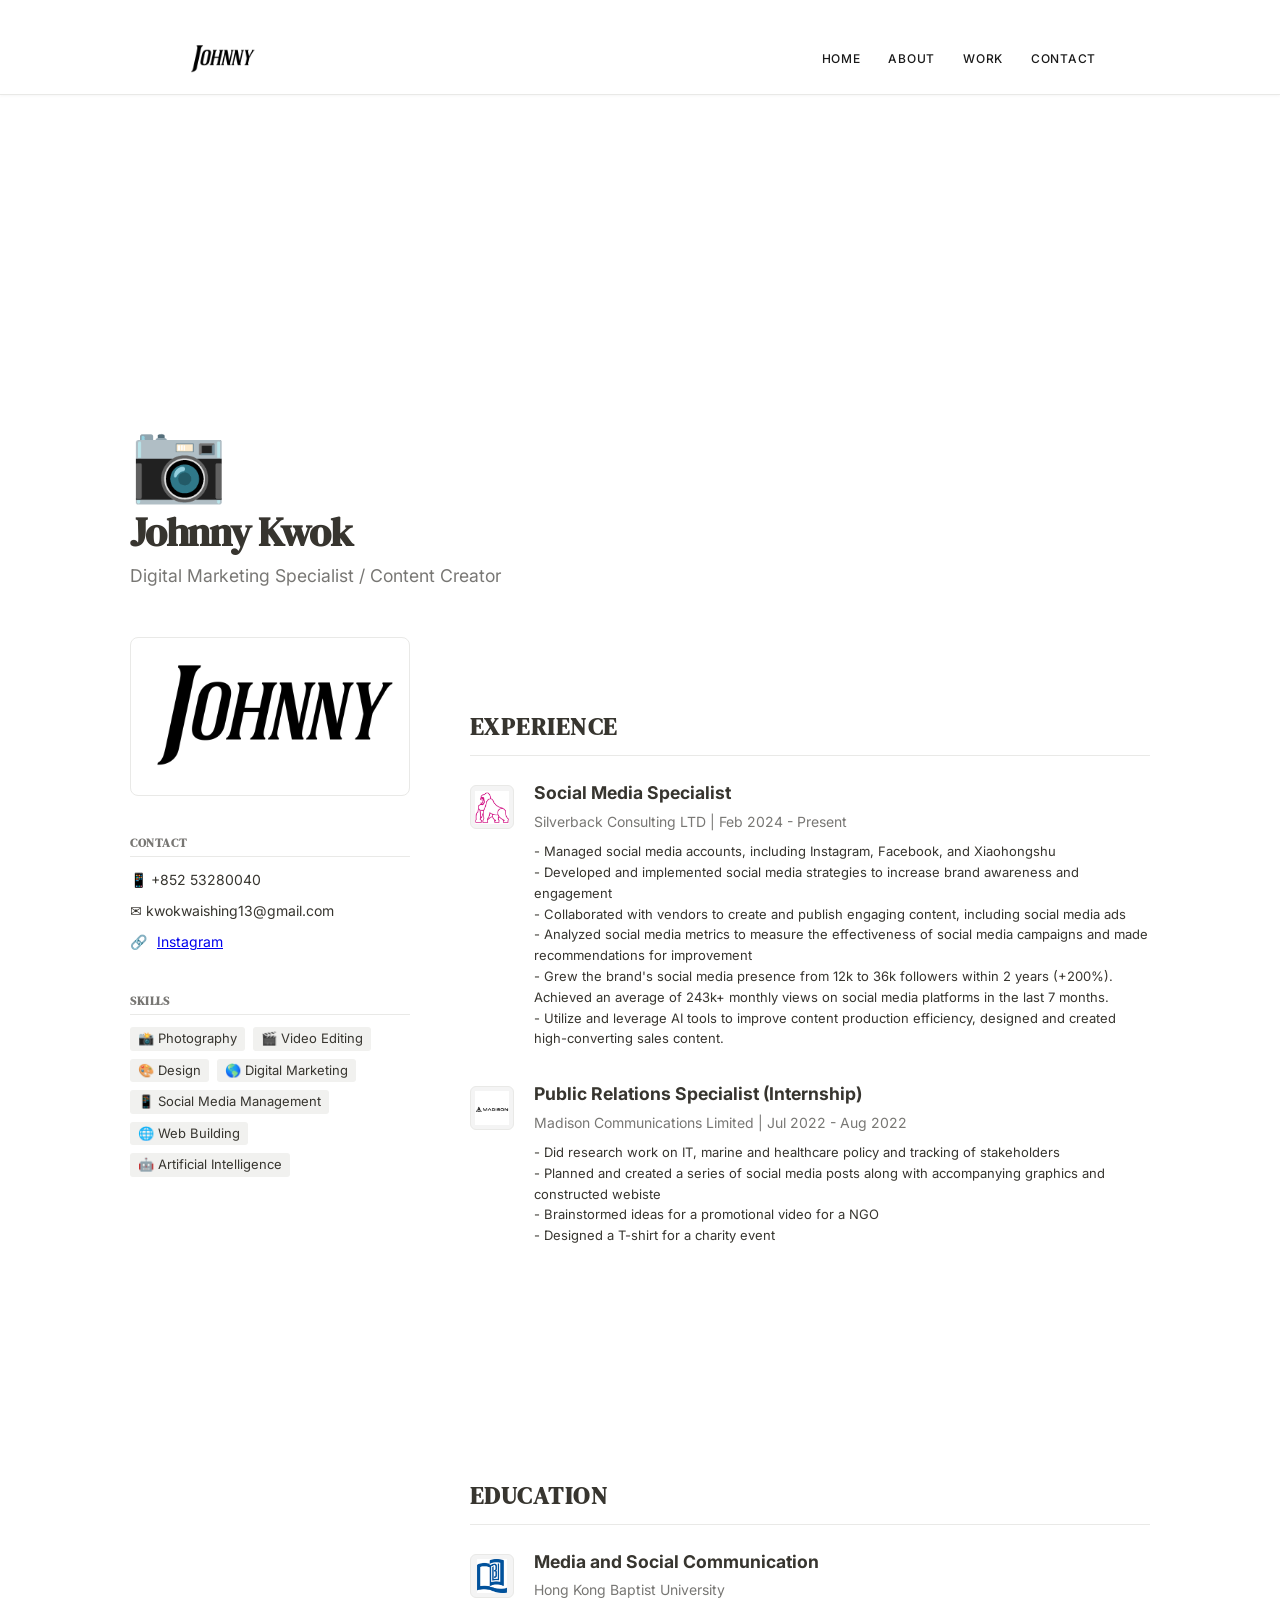
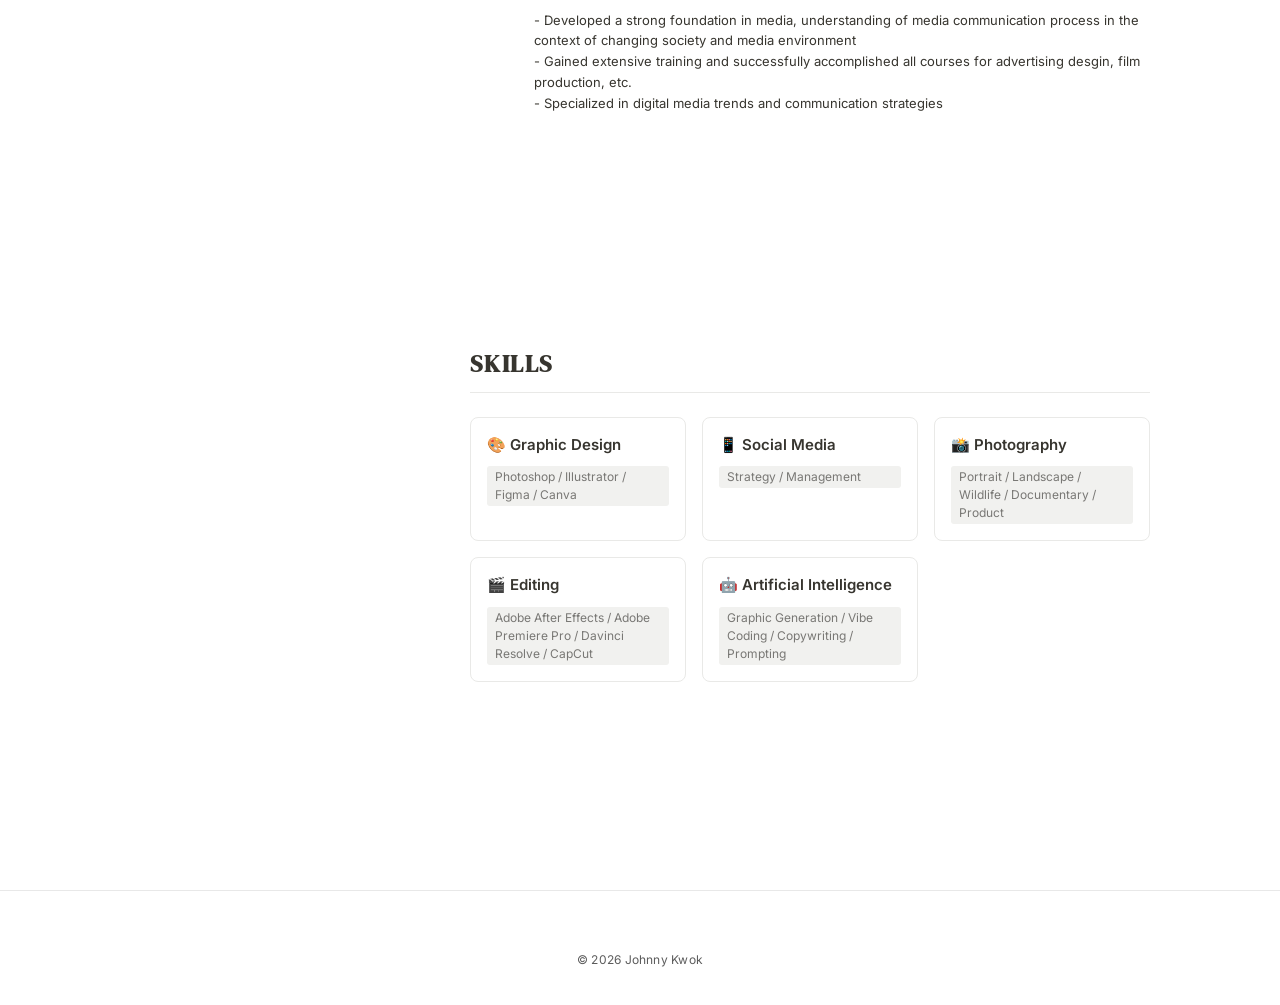
<file: cv.html>
<!DOCTYPE html>
<html lang="zh-HK">
<head>
    <meta charset="UTF-8">
    <meta name="viewport" content="width=device-width, initial-scale=1.0">
    <title>CV · Johnny Kwok</title>
    <link href="https://fonts.googleapis.com/css2?family=Inter:wght@400;500;600;700&family=DM+Serif+Display&display=swap" rel="stylesheet">
    <link rel="stylesheet" href="style.css">
    <link rel="stylesheet" href="cv.css">
</head>
<body class="page-cv">
    <nav class="navbar">
        <div class="container">
            <a href="index.html" class="logo">
                <img src="assets/Johnny.png" class="logo-image" alt="Johnny">
            </a>
            <button type="button" class="hamburger" aria-label="Toggle menu" aria-expanded="false">
                <span class="bar"></span>
                <span class="bar"></span>
                <span class="bar"></span>
            </button>
            <ul class="nav-links">
                <li><a href="index.html">Home</a></li>
                <li><a href="index.html#hero-swiss">About</a></li>
                <li><a href="index.html#portfolio">Work</a></li>
                <li><a href="index.html#contact">Contact</a></li>
            </ul>
        </div>
    </nav>

    <div class="cover-image"></div>

    <div class="page-container">
        <header class="page-header">
            <div class="icon">📷</div>
            <h1 class="page-title">Johnny Kwok</h1>
            <p class="cv-intro">Digital Marketing Specialist / Content Creator</p>
        </header>

        <div class="content-grid">
            <aside class="sidebar">
                <img src="assets/Johnny.png" alt="Johnny Kwok" class="profile-pic">
                
                <div class="sidebar-section">
                    <h3>Contact</h3>
                    <ul>
                        <li>📱 +852 53280040</li>
                        <li>✉️ kwokwaishing13@gmail.com</li>
                        <li>🔗 <a href="https://www.instagram.com/1jokurr3/?hl=en" target="_blank">Instagram</a></li>
                    </ul>
                </div>

                <div class="sidebar-section">
                    <h3>Skills</h3>
                    <div class="tag-list">
                        <span class="tag">📸 Photography</span>
                        <span class="tag">🎬 Video Editing</span>
                        <span class="tag">🎨 Design</span>
                        <span class="tag">🌎 Digital Marketing</span>
                        <span class="tag">📱 Social Media Management</span>
                        <span class="tag">🌐 Web Building</span>
                        <span class="tag">🤖 Artificial Intelligence</span>
                    </div>
                </div>
            </aside>

            <main class="main-content">
                <section class="resume-section">
                    <h2>Experience</h2>
                    <div class="timeline-item">
                        <div class="company-logo">
                            <img src="assets/Silverback Logo.png" alt="Silverback">
                        </div>
                        <div class="timeline-content">
                            <h4>Social Media Specialist</h4>
                            <p class="date">Silverback Consulting LTD | Feb 2024 - Present</p>
                            <p>- Managed social media accounts, including Instagram, Facebook, and Xiaohongshu</p>
                            <p>- Developed and implemented social media strategies to increase brand awareness and engagement</p>
                            <p>- Collaborated with vendors to create and publish engaging content, including social media ads</p>
                            <p>- Analyzed social media metrics to measure the effectiveness of social media campaigns and made recommendations for improvement</p>
                            <p>- Grew the brand's social media presence from 12k to 36k followers within 2 years (+200%). Achieved an average of 243k+ monthly views on social media platforms in the last 7 months.</p>
                            <p>- Utilize and leverage AI tools to improve content production efficiency, designed and created high-converting sales content.</p>
                        </div>
                    </div>
                    <div class="timeline-item">
                        <div class="company-logo">
                            <img src="assets/Madison Logo.png" alt="Madison">
                        </div>
                        <div class="timeline-content">
                            <h4>Public Relations Specialist (Internship)</h4>
                            <p class="date">Madison Communications Limited | Jul 2022 - Aug 2022</p>
                            <p>- Did research work on IT, marine and healthcare policy and tracking of stakeholders</p>
                            <p>- Planned and created a series of social media posts along with accompanying graphics and constructed webiste</p>
                            <p>- Brainstormed ideas for a promotional video for a NGO</p>
                            <p>- Designed a T-shirt for a charity event</p>
                        </div>
                    </div>
                </section>

                <section class="resume-section">
                    <h2>Education</h2>
                    <div class="timeline-item">
                        <div class="education-logo">
                            <img src="assets/HKBU Logo.png" alt="HKBU">
                        </div>
                        <div class="timeline-content">
                            <h4>Media and Social Communication</h4>
                            <p class="date">Hong Kong Baptist University</p>
                            <p>- Developed a strong foundation in media, understanding of media communication process in the context of changing society and media environment</p>
                            <p>- Gained extensive training and successfully accomplished all courses for advertising desgin, film production, etc.</p>
                            <p>- Specialized in digital media trends and communication strategies</p>
                        </div>
                    </div>
                </section>

                <section class="resume-section">
                    <h2>Skills</h2>
                    <div class="skills-grid">
                        <div class="skill-card">
                            <h4>🎨 Graphic Design</h4>
                            <span class="tag tag-gray">Photoshop / Illustrator / Figma / Canva</span>
                        </div>
                        <div class="skill-card">
                            <h4>📱 Social Media</h4>
                            <span class="tag tag-gray">Strategy / Management</span>
                        </div>
                        <div class="skill-card">
                            <h4>📸 Photography</h4>
                            <span class="tag tag-gray">Portrait / Landscape / Wildlife / Documentary / Product</span>
                        </div>
                        <div class="skill-card">
                            <h4>🎬 Editing</h4>
                            <span class="tag tag-gray">Adobe After Effects / Adobe Premiere Pro / Davinci Resolve / CapCut</span>
                        </div>
                        <div class="skill-card">
                            <h4>🤖 Artificial Intelligence</h4>
                            <span class="tag tag-gray">Graphic Generation / Vibe Coding / Copywriting / Prompting</span>
                        </div>
                    </div>
                </section>
            </main>
        </div>
    </div>

    <footer class="footer">
        <div class="container">
            <p>© 2026 Johnny Kwok</p>
        </div>
    </footer>

    <script src="script.js"></script>
</body>
</html>
</file>
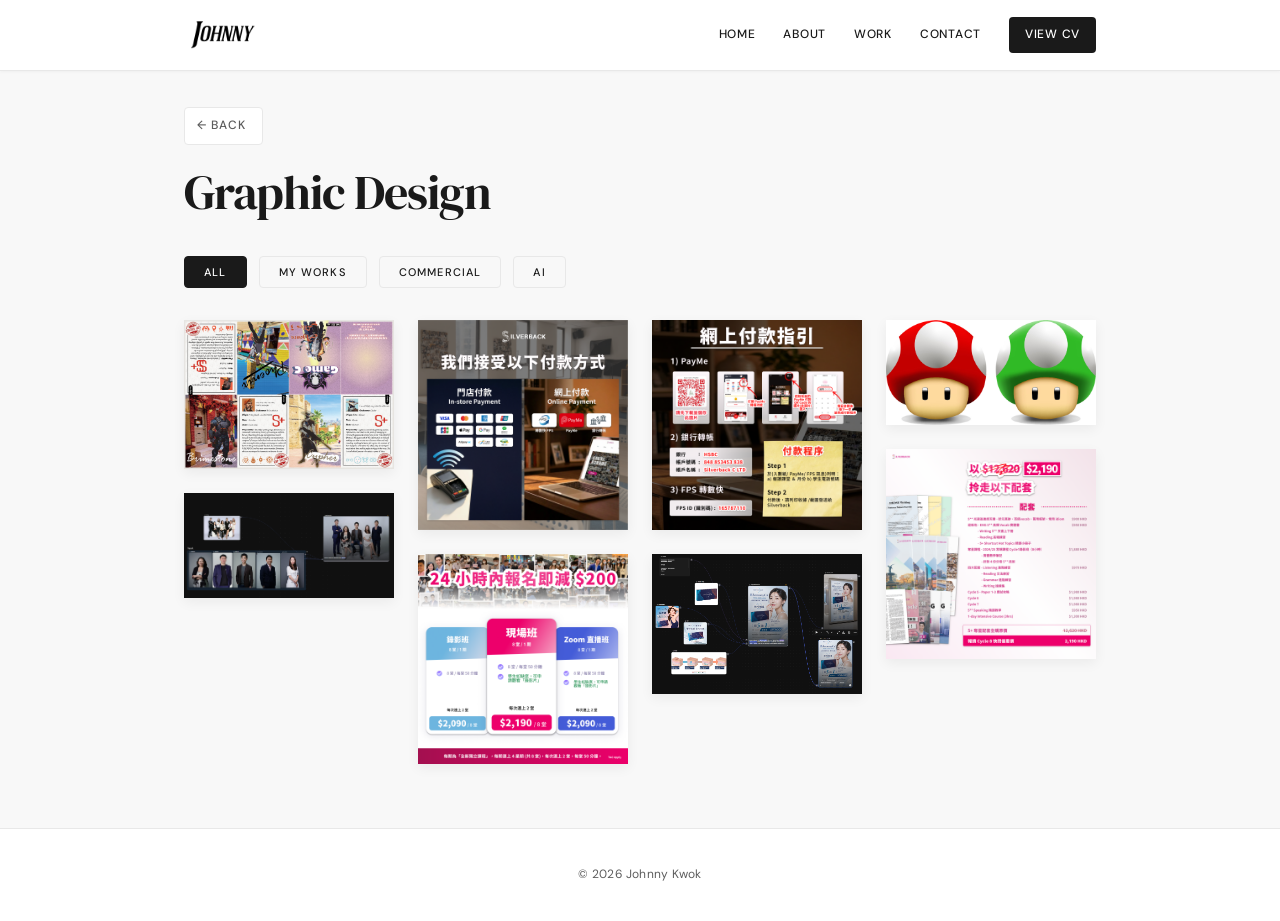
<file: graphic-design.html>
<!DOCTYPE html>
<html lang="en">
<head>
    <meta charset="UTF-8">
    <meta name="viewport" content="width=device-width, initial-scale=1.0">
    <title>Graphic Design · Johnny Kwok</title>
    <link href="https://fonts.googleapis.com/css2?family=DM+Sans:wght@400;500;600&family=DM+Serif+Display&display=swap" rel="stylesheet">
    <link rel="stylesheet" href="style.css">
</head>
<body class="page-graphic-design">
    <nav class="navbar">
        <div class="container">
            <a href="index.html" class="logo">
                <img src="assets/Johnny.png" class="logo-image" alt="Johnny">
            </a>
            <button type="button" class="hamburger" aria-label="Toggle menu" aria-expanded="false">
                <span class="bar"></span>
                <span class="bar"></span>
                <span class="bar"></span>
            </button>
            <ul class="nav-links">
                <li><a href="index.html">Home</a></li>
                <li><a href="index.html#hero-swiss">About</a></li>
                <li><a href="index.html#portfolio">Work</a></li>
                <li><a href="index.html#contact">Contact</a></li>
                <li class="nav-btn-container">
                    <a href="cv.html" class="nav-view-cv">View CV</a>
                </li>
            </ul>
        </div>
    </nav>

    <div class="container page-header">
        <a href="index.html" class="back-link">← Back</a>
        <h1 class="animate-in">Graphic Design</h1>
    </div>

    <div class="container">
        <div class="photo-filters">
            <button type="button" class="btn-filter active" data-category="all">All</button>
            <button type="button" class="btn-filter" data-category="my-works">My Works</button>
            <button type="button" class="btn-filter" data-category="commercial">Commercial</button>
            <button type="button" class="btn-filter" data-category="ai">AI</button>
        </div>
        <div class="masonry-gallery photo-gallery-grid">
            <div class="mosaic-item animate-item" data-category="my-works">
                <span class="media-protect">
                    <img src="assets/graphic/My Works/Mushroom.jpg" alt="My work 1" draggable="false">
                    <span class="media-protect__overlay" aria-hidden="true"></span>
                </span>
            </div>
            <div class="mosaic-item animate-item" data-category="my-works">
                <span class="media-protect">
                    <img src="assets/graphic/My Works/Zine.png" alt="My work 2" draggable="false">
                    <span class="media-protect__overlay" aria-hidden="true"></span>
                </span>
            </div>
            <div class="mosaic-item animate-item" data-category="commercial">
                <span class="media-protect">
                    <img src="assets/graphic/Commercial/Brilliant Pricing table 4.png" alt="Commercial 1" draggable="false">
                    <span class="media-protect__overlay" aria-hidden="true"></span>
                </span>
            </div>
            <div class="mosaic-item animate-item" data-category="commercial">
                <span class="media-protect">
                    <img src="assets/graphic/Commercial/Package 3.png" alt="Commercial 2" draggable="false">
                    <span class="media-protect__overlay" aria-hidden="true"></span>
                </span>
            </div>
            <div class="mosaic-item animate-item" data-category="commercial">
                <span class="media-protect">
                    <img src="assets/graphic/Commercial/Payment Guideline 1.png" alt="Commercial 3" draggable="false">
                    <span class="media-protect__overlay" aria-hidden="true"></span>
                </span>
            </div>
            <div class="mosaic-item animate-item" data-category="commercial">
                <span class="media-protect">
                    <img src="assets/graphic/Commercial/Payment Methods 1.png" alt="Commercial 4" draggable="false">
                    <span class="media-protect__overlay" aria-hidden="true"></span>
                </span>
            </div>
            <div class="mosaic-item animate-item" data-category="ai">
                <span class="media-protect">
                    <img src="assets/graphic/AI/AI1.png" alt="AI 1" draggable="false">
                    <span class="media-protect__overlay" aria-hidden="true"></span>
                </span>
            </div>
            <div class="mosaic-item animate-item" data-category="ai">
                <span class="media-protect">
                    <img src="assets/graphic/AI/AI2.png" alt="AI 2" draggable="false">
                    <span class="media-protect__overlay" aria-hidden="true"></span>
                </span> 
            </div>
        </div>
    </div>

    <footer class="footer">
        <div class="container">
            <p>© 2026 Johnny Kwok</p>
        </div>
    </footer>

    <script src="script.js"></script>
</body>
</html>
</file>
<file: style.css>
:root {
    --max-width: 960px;
    --space: 1.5rem;
    --space-lg: 2.5rem;
    --radius: 6px;
    --radius-sm: 4px;
    --bg: #f8f8f8;
    --bg-alt: #fff;
    --text: #1a1a1a;
    --text-muted: #5c5c5c;
    --border: #e8e8e8;
    --accent: #1a1a1a;
    --swiss-bg: #ececec;
    --swiss-black: #111111;
    --swiss-border: #999999;
    --font-sans: 'DM Sans', system-ui, sans-serif;
    --font-serif: 'DM Serif Display', Georgia, serif;
    --shadow-1: 0 1px 3px rgba(0, 0, 0, 0.04);
    --shadow-2: 0 4px 12px rgba(0, 0, 0, 0.06);
    --shadow-hover: 0 12px 28px rgba(0, 0, 0, 0.1), 0 4px 12px rgba(0, 0, 0, 0.05);
}

* { margin: 0; padding: 0; box-sizing: border-box; }

html { scroll-behavior: smooth; }

img,
video {
    user-select: none;
    -webkit-user-select: none;
    -moz-user-select: none;
    -ms-user-select: none;
    -webkit-touch-callout: none;
}

.media-protect {
    position: relative;
    display: block;
}

.media-protect__overlay {
    position: absolute;
    inset: 0;
    z-index: 1;
    cursor: pointer;
}

@keyframes fadeInUp {
    from { opacity: 0; transform: translateY(20px); }
    to { opacity: 1; transform: translateY(0); }
}

.animate-in {
    opacity: 0;
    transform: translateY(20px);
    transition: opacity 0.6s ease, transform 0.6s ease;
}

.animate-in.visible {
    opacity: 1;
    transform: translateY(0);
}

body {
    font-family: var(--font-sans);
    background: var(--bg);
    color: var(--text);
    font-size: 15px;
    line-height: 1.65;
    font-weight: 400;
    -webkit-font-smoothing: antialiased;
}

.container {
    max-width: var(--max-width);
    margin: 0 auto;
    padding: 0 var(--space);
}

h1, h2, h3 { font-family: var(--font-serif); font-weight: 400; }
h1 { font-size: clamp(2rem, 5vw, 3rem); letter-spacing: -0.02em; line-height: 1.15; }
h2 { font-size: 1.2rem; letter-spacing: 0.06em; text-transform: uppercase; margin-bottom: 1.75rem; }
h3 { font-size: 0.95rem; letter-spacing: 0.06em; text-transform: uppercase; margin-bottom: 1rem; }

.navbar {
    background: var(--bg-alt);
    border-bottom: 1px solid var(--border);
    padding: 0.875rem 0;
    position: sticky;
    top: 0;
    z-index: 100;
    box-shadow: var(--shadow-1);
}

.navbar .container {
    display: flex;
    justify-content: space-between;
    align-items: center;
    gap: 3rem;
}

.navbar .container > * {
    display: flex;
    align-items: center;
}

.navbar .container > .hamburger {
    display: none !important;
}

.nav-links {
    list-style: none;
    display: flex;
    align-items: center;
    gap: 1.75rem;
}

.nav-links li {
    display: flex;
    align-items: center;
}

.nav-links a {
    color: var(--text);
    text-decoration: none;
    font-size: 12px;
    letter-spacing: 0.06em;
    text-transform: uppercase;
    font-weight: 500;
    transition: color 0.25s ease, transform 0.25s ease;
}

.nav-links a:hover {
    color: var(--text-muted);
    transform: translateY(-1px);
}

.logo {
    display: flex;
    align-items: center;
}
.logo-image {
    height: 42px;
    width: auto;
    display: block;
    transition: opacity 0.3s ease, transform 0.3s ease;
}

.logo-image:hover {
    opacity: 0.7;
    transform: scale(1.02);
}

.nav-btn-container {
    margin-left: 0;
}

.nav-view-cv {
    background-color: var(--accent);
    color: #fff !important;
    padding: 0.5rem 1rem;
    border-radius: var(--radius-sm);
    font-size: 12px;
    font-weight: 500;
    letter-spacing: 0.06em;
    text-transform: uppercase;
    transition: opacity 0.25s ease, transform 0.25s ease;
    text-decoration: none;
    display: inline-block;
}

.nav-view-cv:hover {
    opacity: 0.9;
    transform: translateY(-1px);
}

.btn,
.wbtn {
    display: inline-block;
    background: var(--accent);
    color: #fff;
    text-decoration: none;
    letter-spacing: 0.1em;
    text-transform: uppercase;
    font-weight: 500;
    border: none;
    cursor: pointer;
    border-radius: var(--radius-sm);
    transition: opacity 0.25s ease, transform 0.25s ease;
}

.btn {
    padding: 0.7rem 1.4rem;
    font-size: 12px;
}

.wbtn {
    margin-top: 1rem;
    padding: 0.65rem 1.35rem;
    font-size: 11px;
}

.btn:hover,
.wbtn:hover {
    opacity: 0.88;
    transform: translateY(-1px);
}

section {
    padding: 4.5rem 0;
    background: var(--bg-alt);
}

section:nth-child(even) { background: var(--bg); }

section .container { position: relative; z-index: 1; }

.work-categories {
    display: flex;
    flex-direction: column;
    gap: 3rem;
}

.work-category {
    border-bottom: 1px solid var(--border);
    padding-bottom: 3rem;
}

.work-category:last-of-type { border-bottom: none; padding-bottom: 0; }

.work-category h3 { margin-bottom: 1.25rem; }

.work-preview,
.mosaic-gallery {
    column-count: 3;
    column-gap: var(--space);
    margin-bottom: 1rem;
}

.work-item,
.mosaic-item {
    break-inside: avoid;
    margin-bottom: var(--space);
    overflow: hidden;
    background: var(--border);
    display: block;
    box-shadow: var(--shadow-2);
    transition: transform 0.35s cubic-bezier(0.25, 0.46, 0.45, 0.94), box-shadow 0.35s ease, opacity 0.5s ease;
}

.work-item.animate-item,
.mosaic-item.animate-item,
.video-entry.animate-item {
    opacity: 0;
    transform: translateY(24px);
    transition: opacity 0.5s ease, transform 0.5s cubic-bezier(0.25, 0.46, 0.45, 0.94), box-shadow 0.35s ease;
}

.work-item.animate-item.visible,
.mosaic-item.animate-item.visible,
.video-entry.animate-item.visible {
    opacity: 1;
    transform: translateY(0);
}

.work-item .video-wrap,
.mosaic-item .video-wrap {
    position: relative;
    background: #000;
}

.work-item video,
.mosaic-item video {
    width: 100%;
    height: auto;
    display: block;
}

.work-item,
a.mosaic-item {
    text-decoration: none;
    color: inherit;
}

.work-item img,
.mosaic-item img {
    width: 100%;
    height: auto;
    display: block;
    transition: transform 0.3s ease;
}

.work-item:hover,
.mosaic-item:hover {
    transform: scale(1.03);
    box-shadow: var(--shadow-hover);
}

.work-item:hover img,
.mosaic-item:hover img { transform: scale(1.02); }

.video-preview-badge {
    position: absolute;
    bottom: 8px;
    right: 8px;
    background: rgba(0, 0, 0, 0.7);
    color: #fff;
    font-size: 10px;
    letter-spacing: 0.05em;
    padding: 4px 8px;
    font-family: var(--font-sans);
}

.contact-form {
    max-width: 400px;
    margin: 0 auto;
    text-align: left;
}

.contact-form label {
    display: block;
    font-size: 11px;
    letter-spacing: 0.1em;
    text-transform: uppercase;
    margin-bottom: 0.25rem;
    color: var(--text-muted);
}

.contact-form input,
.contact-form textarea {
    width: 100%;
    padding: 0.65rem 0;
    margin-bottom: 1.25rem;
    border: none;
    border-bottom: 1px solid var(--border);
    background: transparent;
    font-family: inherit;
    font-size: 14px;
    transition: border-color 0.2s ease;
}

.contact-form input:focus,
.contact-form textarea:focus {
    outline: none;
    border-color: var(--text);
}

.contact-form input:invalid:not(:placeholder-shown) { border-bottom: 1px solid #ff4d4d; }
.contact-form input:valid:not(:placeholder-shown) { border-bottom: 1px solid #4CAF50; }

#message { height: 80px; resize: none; }

.footer {
    padding: 2.25rem 0;
    text-align: center;
    border-top: 1px solid var(--border);
    background: var(--bg-alt);
}

.footer p {
    font-size: 12px;
    color: var(--text-muted);
    letter-spacing: 0.02em;
}

.hamburger {
    display: none;
    flex-direction: column;
    justify-content: center;
    align-items: center;
    gap: 5px;
    cursor: pointer;
    font: inherit;
    color: inherit;
    border: none;
    background: none;
}

.hamburger:focus {
    outline: none;
}

.hamburger:focus-visible {
    outline: 2px solid var(--accent);
    outline-offset: 2px;
}

.bar {
    width: 22px;
    height: 2px;
    background: var(--text);
    transition: transform 0.25s ease, opacity 0.25s ease;
    pointer-events: none; 
}

.hamburger.is-open .bar:nth-child(1) {
    transform: translateY(7px) rotate(45deg);
}
.hamburger.is-open .bar:nth-child(2) {
    opacity: 0;
}
.hamburger.is-open .bar:nth-child(3) {
    transform: translateY(-7px) rotate(-45deg);
}

.page-header {
    padding-top: 2.25rem;
    margin-bottom: 2.25rem;
}

.back-link {
    display: inline-flex;
    align-items: center;
    gap: 0.5rem;
    padding: 0.5rem 1rem 0.5rem 0.75rem;
    font-size: 12px;
    letter-spacing: 0.08em;
    text-transform: uppercase;
    color: var(--text-muted);
    text-decoration: none;
    font-family: var(--font-sans);
    font-weight: 500;
    border: 1px solid var(--border);
    border-radius: var(--radius-sm);
    background: var(--bg-alt);
    transition: color 0.2s ease, border-color 0.2s ease, background 0.2s ease, box-shadow 0.2s ease;
}

.back-link:hover {
    color: var(--text);
    border-color: var(--text-muted);
    background: var(--bg);
    box-shadow: var(--shadow-1);
}

.photo-filters {
    display: flex;
    flex-wrap: wrap;
    gap: 0.75rem;
    margin-bottom: 2rem;
}

.photo-filters .btn-filter {
    background: transparent;
    color: var(--text);
    border: 1px solid var(--border);
    padding: 0.5rem 1.2rem;
    font-size: 11px;
    letter-spacing: 0.1em;
    text-transform: uppercase;
    cursor: pointer;
    font-family: var(--font-sans);
    font-weight: 500;
    border-radius: var(--radius-sm);
    transition: background 0.2s ease, color 0.2s ease, border-color 0.2s ease;
}

.photo-filters .btn-filter:hover,
.photo-filters .btn-filter.active {
    background: var(--accent);
    color: #fff;
    border-color: var(--accent);
}

.page-photography .masonry-gallery,
.page-graphic-design .masonry-gallery {
    column-count: 4;
    column-gap: var(--space);
    margin-bottom: 0;
    padding-bottom: 4rem;
}

.page-photography .masonry-gallery .mosaic-item,
.page-graphic-design .masonry-gallery .mosaic-item {
    break-inside: avoid;
    margin-bottom: var(--space);
    overflow: hidden;
    display: block;
    background: var(--border);
    box-shadow: var(--shadow-2);
}

.page-photography .masonry-gallery .mosaic-item img,
.page-graphic-design .masonry-gallery .mosaic-item img {
    width: 100%;
    height: auto;
    display: block;
}

.page-header .back-link { margin-bottom: 1rem; }
.page-photography .page-header h1,
.page-video .page-header h1,
.page-graphic-design .page-header h1 { margin-top: 0.25rem; }

.video-gallery { padding-bottom: 4rem; }

.video-entry { margin-bottom: 4rem; }
.video-entry:last-child { margin-bottom: 0; }

.video-entry-title {
    font-size: 0.9rem;
    letter-spacing: 0.05em;
    margin-bottom: 1rem;
    font-family: var(--font-sans);
}

.video-entry .video-wrap { display: inline-block; max-width: 100%; border-radius: var(--radius-sm); overflow: hidden; }
.video-entry video { display: block; width: auto; height: auto; max-width: 100%; }

.video-tab-content {
    display: none;
    padding-bottom: 4rem;
}
.video-tab-content.active {
    display: block;
}

.video-wrap {
    border-radius: var(--radius-sm);
    overflow: hidden;
}
.video-wrap iframe {
    display: block;
    width: 100%;
    height: 100%;
    border: 0;
}

.ig-reels-grid {
    display: grid;
    grid-template-columns: repeat(3, 1fr);
    gap: var(--space-lg);
    align-items: start;
}
.video-wrap--reel {
    width: 100%;
    aspect-ratio: 9 / 18;
    background: #000;
}
.video-wrap--reel iframe {
    width: 100%;
    height: 100%;
    display: block;
    border: 0;
}

.youtube-grid {
    display: grid;
    grid-template-columns: repeat(auto-fill, minmax(min(400px, 100%), 1fr));
    gap: var(--space-lg);
}
.video-wrap--youtube {
    width: 100%;
    aspect-ratio: 16 / 9;
    background: #000;
}
.video-wrap--youtube iframe {
    width: 100%;
    height: 100%;
    display: block;
    border: 0;
}

.page-cv section { background: transparent !important; }

.page-cv .container {
    padding-top: 1.5rem;
    background: transparent !important;
}

#hero-swiss {
    background: var(--swiss-bg);
    padding: 5rem 0 4rem;
    border-bottom: 1px solid var(--swiss-border);
}

.hero-grid {
    display: grid;
    grid-template-columns: 1.2fr 0.8fr;
    gap: 2rem;
    align-items: center;
}

.name-label {
    display: block;
    font-weight: 700;
    font-size: 14px;
    margin-bottom: 2rem;
    letter-spacing: 0.5px;
}

.hero-title {
    font-family: var(--font-sans);
    font-size: clamp(1.5rem, 5vw, 3rem);
    font-weight: 600;
    line-height: 1.1;
    letter-spacing: -2px;
    margin-bottom: 3rem;
    color: var(--swiss-black);
}

.hero-intro {
    max-width: 420px;
    font-size: 1rem;
    color: #444;
    margin-bottom: 2.5rem;
    line-height: 1.5;
}

.btn-black {
    display: inline-block;
    background: var(--swiss-black);
    color: white;
    padding: 18px 45px;
    text-decoration: none;
    font-weight: 700;
    font-size: 12px;
    letter-spacing: 1px;
    text-transform: uppercase;
    transition: 0.3s;
}

.btn-black:hover { opacity: 0.8; }

.hero-main-img {
    width: 100%;
    filter: grayscale(100%) contrast(1.1);
    display: block;
}

.image-overlay-container { position: relative; }

#info-bar { background: var(--swiss-bg); padding: 4rem 0; }

.info-grid {
    display: grid;
    grid-template-columns: 1.2fr 0.8fr;
    gap: 2rem;
    align-items: start;
}

#info-bar .label {
    display: block;
    font-size: 11px;
    font-weight: 900;
    color: #777;
    margin-bottom: 1.5rem;
    letter-spacing: 1.5px;
}

.services-list {
    display: flex;
    gap: 3rem;
}

.s-col {
    display: flex;
    flex-direction: column;
    gap: 0.5rem;
    font-size: 16px;
    font-weight: 700;
    color: var(--swiss-black);
}

.follow-box {
    border-left: 1px solid var(--swiss-border);
    padding-left: 2rem;
}

.social-links-minimal {
    display: flex;
    flex-direction: column;
    gap: 0.75rem;
}

.social-links-minimal a {
    font-size: 16px;
    font-weight: 700;
    text-decoration: none;
    color: var(--swiss-black);
    display: flex;
    align-items: center;
    justify-content: space-between;
    gap: 1rem;
    padding-bottom: 0.25rem;
    border-bottom: 1.5px solid var(--swiss-black);
    max-width: 220px;
    transition: opacity 0.2s;
}

.social-links-minimal a:hover { opacity: 0.7; }

@media (min-width: 769px) {
    .navbar .container > .hamburger,
    .hamburger {
        display: none !important;
    }
}

@media (max-width: 768px) {
    .back-link { padding: 0.45rem 0.85rem 0.45rem 0.65rem; font-size: 11px; }
    .navbar .container { justify-content: space-between; gap: 0; }
    .navbar .container { position: relative; }
    .nav-links {
        display: none !important;
        position: absolute;
        top: 100%;
        left: 0;
        right: 0;
        z-index: 101;
        flex-direction: column;
        padding: 1rem;
        background: var(--bg-alt);
        border-bottom: 1px solid var(--border);
        box-shadow: var(--shadow-2);
    }
    body.menu-open .nav-links { display: flex !important; }
    .navbar .container > .hamburger,
    .hamburger {
        display: flex !important;
        position: relative;
        z-index: 102;
        min-width: 44px;
        min-height: 44px;
        cursor: pointer;
        padding: 0.5rem;
        border: none;
        background: transparent;
        -webkit-tap-highlight-color: transparent;
        align-items: center;
        justify-content: center;
    }
    .services-list {
        display: flex;
        flex-wrap: wrap;
        flex-direction: row;
        gap: 15px 0;
    }
    .s-col {
        display: contents;     
    }
    .services-list span {
        flex: 0 0 50%;
        font-size: 0.95rem;
        line-height: 1.4;
        padding-right: 10px;
        box-sizing: border-box;
        display: inline-block;
    }
    .work-preview,
    .mosaic-gallery { column-count: 2; }

    .page-photography .masonry-gallery,
    .page-graphic-design .masonry-gallery { column-count: 2; }

    .ig-reels-grid { grid-template-columns: 1fr; }

    .hero-grid {
        display: flex;
        flex-direction: column;
        text-align: center;
        gap: 2rem;
    }
    .hero-main-img {
        width: 80%;
        max-width: 400px;
        height: auto;
        object-fit: contain;
        margin: 0 auto;
    }
    .info-grid { grid-template-columns: 1fr; }
    .follow-box {
        border-left: none;
        padding-left: 0;
        padding-top: 40px;
        border-top: 1px solid var(--swiss-border);
    }
    .services-list { flex-direction: column; gap: 12px; }
    .nav-btn-container {
        margin-left: 0;
        margin-top: 1rem;
        width: 100%;
        text-align: center;
    }
    .nav-view-cv {
        width: 100%;
        padding: 0.8rem;
    }
    .s-col {
        flex-direction: row;
        justify-content: space-between;
        margin-bottom: 10px;
    }
    .social-links-minimal a {
        flex-direction: row;
    }
}
</file>
<file: cv.css>
:root {

    --text-color: #37352f;

    --text-gray: #787774;

    --bg-color: #ffffff;

    --border-color: #e9e9e7;

    --hover-bg: #efefed;

    --tag-bg: #f1f1ef;

}



.page-cv {

    font-family: 'Inter', 'DM Sans', system-ui, -apple-system, sans-serif;

    color: var(--text-color);

    background-color: var(--bg-color);

    line-height: 1.5;

}



.page-cv .navbar {

    background-color: rgba(255, 255, 255, 0.9) !important;

    backdrop-filter: blur(8px);

    border-bottom: 1px solid var(--border-color);

}



.cover-image {

    width: 100%;

    height: 30vh;

    min-height: 180px;

    background-image: url('https://images.unsplash.com/photo-1454496522488-7a8e488e8606?q=80&w=2076&auto=format&fit=crop');

    background-size: cover;

    background-position: center;

    margin-top: 70px;

}



.page-container {

    max-width: 1100px;

    margin: 0 auto;

    padding: 0 40px 80px;

}



.page-header {

    margin-top: -50px;

    margin-bottom: 3rem;

}



.page-header .icon {

    font-size: 78px;

    line-height: 1;

    margin-bottom: 10px;

}



.page-title {

    font-family: var(--font-serif);

    font-size: 40px;

    font-weight: 700;

    letter-spacing: -0.03em;

    color: var(--text-color);

}



.cv-intro {

    font-size: 1.1rem;

    color: var(--text-gray);

    margin-top: 8px;

}



.content-grid {

    display: grid;

    grid-template-columns: 280px 1fr;

    gap: 60px;

}



.profile-pic {

    width: 100%;

    border-radius: 8px;

    margin-bottom: 2rem;

    border: 1px solid var(--border-color);

}



.sidebar-section {

    margin-bottom: 2.5rem;

}



.sidebar-section h3 {

    font-size: 12px;

    text-transform: uppercase;

    letter-spacing: 0.05em;

    color: var(--text-gray);

    margin-bottom: 12px;

    border-bottom: 1px solid var(--border-color);

    padding-bottom: 4px;

    font-weight: 600;

}



.sidebar ul { list-style: none; }

.sidebar li {

    font-size: 14px;

    margin-bottom: 10px;

    display: flex;

    align-items: center;

    gap: 10px;

}



.tag-list {

    display: flex;

    flex-wrap: wrap;

    gap: 8px;

}



.tag {

    font-size: 13px;

    padding: 2px 8px;

    border-radius: 3px;

    background-color: var(--tag-bg);

    color: var(--text-color);

    display: inline-block;

}



.tag-gray { background-color: var(--tag-bg); color: var(--text-gray); font-size: 12px; }



.resume-section {

    margin-bottom: 3.5rem;

}



.resume-section h2 {

    font-size: 24px;

    margin-bottom: 1.5rem;

    border-bottom: 1px solid var(--border-color);

    padding-bottom: 10px;

    font-weight: 700;

}



.timeline-item {

    display: flex;

    gap: 20px;

    margin-bottom: 2rem;

}



.education-logo,

.company-logo {

    margin-top: 5px;

    width: 44px;

    height: 44px;

    flex-shrink: 0;

    background: #f4f4f4;

    border-radius: 6px;

    display: flex;

    align-items: center;

    justify-content: center;

    border: 1px solid var(--border-color);

}



.education-logo img,

.company-logo img {

    max-width: 80%;

    max-height: 80%;

    object-fit: contain;

}



.timeline-content h4 { font-size: 1.1rem; margin-bottom: 4px; }

.timeline-content .date { font-size: 14px; color: var(--text-gray); margin-bottom: 8px; }

.timeline-content p { font-size: 13px; line-height: 1.6; }



.skills-grid {

    display: grid;

    grid-template-columns: repeat(auto-fill, minmax(200px, 1fr));

    gap: 16px;

}



.skill-card {

    border: 1px solid var(--border-color);

    border-radius: 8px;

    padding: 16px;

    display: flex;

    flex-direction: column;

    gap: 10px;

    transition: background 0.2s ease;

}



.skill-card:hover { background: var(--hover-bg); }

.skill-card h4 { font-size: 15px; font-weight: 600; }



@media (max-width: 768px) {

    .cover-image {

        margin-top: 60px;

        height: 20vh;

    }



    .page-container {

        padding: 0 24px 60px;

    }



    .content-grid {

        grid-template-columns: 1fr;

        gap: 40px;

    }



    .page-header {

        margin-top: -40px;

    }



    .page-title {

        font-size: 32px;

    }



    .page-header .icon {

        font-size: 60px;

    }



    .sidebar {

        border-bottom: 1px solid var(--border-color);

        padding-bottom: 20px;

    }



    .profile-pic {

        max-width: 150px;

    }

}
</file>
